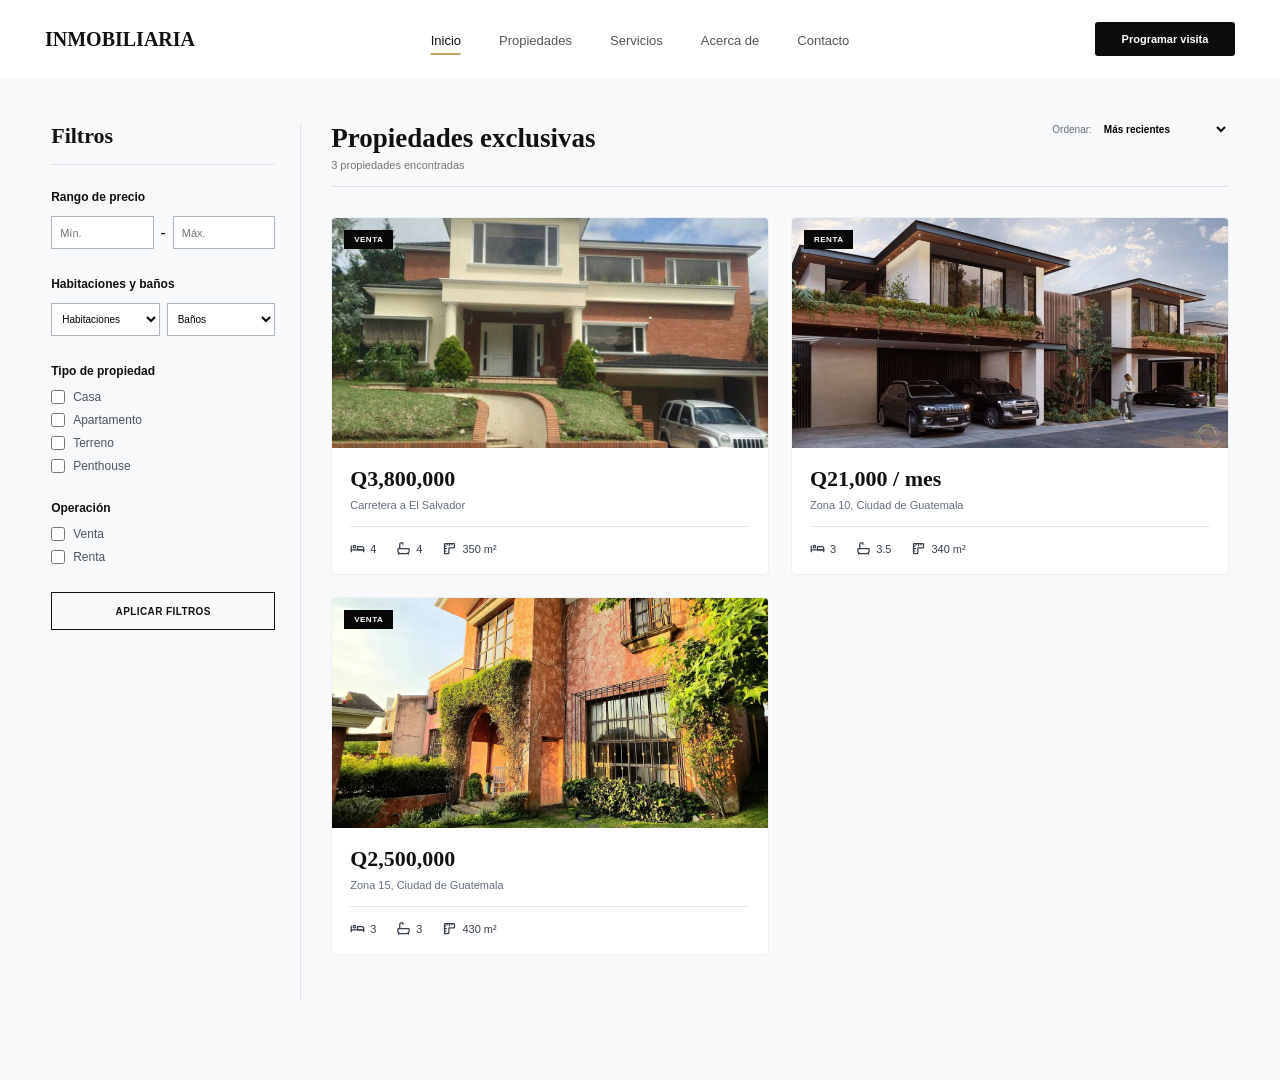
<file: prueba/propiedades.html>
<!DOCTYPE html>
<html lang="es">

<head>
    <meta charset="UTF-8">
    <meta name="viewport" content="width=device-width, initial-scale=1.0">

    <title>Propiedades</title>

    <link rel="stylesheet" href="style.css">
</head>

<body>


    <header>
    <h1>Inmobiliaria</h1>

    <nav>
        <a href="index.html">Inicio</a>
        <a href="propiedades.html">Propiedades</a>
        <a href="index.html#servicios">Servicios</a>
        <a href="index.html#acerca">Acerca de</a>
        <a href="index.html#contacto">Contacto</a>
    </nav>

    <div>
        <a href="index.html#contacto">Programar visita</a>
    </div>
</header>


    <main class="pagina-propiedades">

        <div class="catalogo-propiedades">

            <!-- =========================
                 FILTROS
            ========================== -->

            <aside class="filtros">

                <h2>Filtros</h2>

                <div class="filtro-grupo">
                    <h3>Rango de precio</h3>

                    <div class="precio-rango">

                        <input
                            type="number"
                            id="precioMin"
                            placeholder="Mín."
                        >

                        <span>-</span>

                        <input
                            type="number"
                            id="precioMax"
                            placeholder="Máx."
                        >

                    </div>
                </div>


                <div class="filtro-grupo">

                    <h3>Habitaciones y baños</h3>

                    <div class="beds-baths">

                        <select id="filtroHabitaciones">
                            <option value="">Habitaciones</option>
                            <option value="1">1+</option>
                            <option value="2">2+</option>
                            <option value="3">3+</option>
                            <option value="4">4+</option>
                            <option value="5">5+</option>
                        </select>


                        <select id="filtroBanos">
                            <option value="">Baños</option>
                            <option value="1">1+</option>
                            <option value="2">2+</option>
                            <option value="3">3+</option>
                            <option value="4">4+</option>
                        </select>

                    </div>

                </div>


                <div class="filtro-grupo">

                    <h3>Tipo de propiedad</h3>

                    <label>
                        <input
                            type="checkbox"
                            name="tipo"
                            value="casa"
                        >
                        Casa
                    </label>


                    <label>
                        <input
                            type="checkbox"
                            name="tipo"
                            value="apartamento"
                        >
                        Apartamento
                    </label>


                    <label>
                        <input
                            type="checkbox"
                            name="tipo"
                            value="terreno"
                        >
                        Terreno
                    </label>


                    <label>
                        <input
                            type="checkbox"
                            name="tipo"
                            value="penthouse"
                        >
                        Penthouse
                    </label>

                </div>


                <div class="filtro-grupo">

                    <h3>Operación</h3>

                    <label>
                        <input
                            type="checkbox"
                            name="operacion"
                            value="comprar"
                        >
                        Venta
                    </label>


                    <label>
                        <input
                            type="checkbox"
                            name="operacion"
                            value="rentar"
                        >
                        Renta
                    </label>

                </div>


                <button id="aplicarFiltros">
                    Aplicar filtros
                </button>

            </aside>


            <!-- =========================
                 PROPIEDADES
            ========================== -->

            <section class="listado-propiedades">

                <div class="listado-header">

                    <div>
                        <h1>Propiedades exclusivas</h1>

                        <p id="cantidadResultados"></p>
                    </div>


                    <div class="ordenar">

                        <label for="ordenPropiedades">
                            Ordenar:
                        </label>


                        <select id="ordenPropiedades">

                            <option value="recientes">
                                Más recientes
                            </option>

                            <option value="precio-menor">
                                Precio: menor a mayor
                            </option>

                            <option value="precio-mayor">
                                Precio: mayor a menor
                            </option>

                        </select>

                    </div>

                </div>


                <!-- JS INSERTARÁ AQUÍ LAS TARJETAS -->

                <div
                    class="propiedades-catalogo-grid"
                    id="contenedorPropiedades">
                </div>


                <!-- PAGINACIÓN -->

                <div
                    class="paginacion"
                    id="paginacion">
                </div>

            </section>

        </div>

    </main>


    <script src="script.js"></script>

</body>

</html>
</file>
<file: prueba/style.css>
/* ==============================
   CONFIGURACIÓN GENERAL
================================ */

* {
    margin: 0;
    padding: 0;
    box-sizing: border-box;
}

html {
    scroll-behavior: smooth;
}

body {
    font-family: Arial, Helvetica, sans-serif;
    background: #ffffff;
    color: #111;
}


/* ==============================
   HEADER
================================ */

header {
    width: 100%;
    height: 78px;

    display: flex;
    align-items: center;
    justify-content: space-between;

    padding: 0 45px;

    background: #ffffff;

    position: relative;
    z-index: 20;
}


/* Logo / nombre inmobiliaria */

header > h1 {
    font-family: Georgia, "Times New Roman", serif;
    font-size: 20px;
    font-weight: 600;
    text-transform: uppercase;

    white-space: nowrap;
}


/* Navegación */

header nav {
    display: flex;
    align-items: center;

    gap: 38px;

    position: absolute;
    left: 50%;
    transform: translateX(-50%);
}

header nav a {
    position: relative;

    color: #555;
    text-decoration: none;

    font-size: 13px;
    font-weight: 400;

    padding: 30px 0 27px;

    transition: color 0.25s ease;
}

header nav a:hover {
    color: #000;
}


/* Línea debajo de Inicio */

header nav a:first-child {
    color: #111;
}

header nav a:first-child::after {
    content: "";

    position: absolute;

    left: 0;
    bottom: 20px;

    width: 100%;
    height: 2px;

    background: #c6a15b;
}


/* Botón programar visita */

header > div > a {
    display: inline-flex;

    align-items: center;
    justify-content: center;

    min-width: 140px;
    height: 34px;

    padding: 0 20px;

    border-radius: 3px;

    background: #0c0c0c;
    color: #ffffff;

    text-decoration: none;

    font-size: 11px;
    font-weight: 600;

    transition:
        background 0.25s ease,
        transform 0.25s ease;
}

header > div > a:hover {
    background: #292929;
    transform: translateY(-1px);
}


/* ==============================
   HERO
================================ */

main {
    width: 100%;
}

.hero {
    position: relative;

    width: 100%;
    min-height: 620px;

    display: flex;
    flex-direction: column;
    align-items: center;
    justify-content: center;

    padding: 40px 20px 80px;

    overflow: hidden;

    isolation: isolate;
}


/* Imagen principal */

.hero > img {
    position: absolute;

    top: 0;
    left: 0;

    width: 100%;
    height: 100%;

    object-fit: cover;

    z-index: -3;
}


/* Oscurecimiento de la imagen */

.hero::before {
    content: "";

    position: absolute;
    inset: 0;

    background:
        linear-gradient(
            rgba(4, 25, 44, 0.47),
            rgba(1, 13, 25, 0.48)
        );

    z-index: -2;
}


/* ==============================
   TEXTO HERO
================================ */

.hero > h1 {
    color: #ffffff;

    font-family: Georgia, "Times New Roman", serif;

    font-size: clamp(34px, 4vw, 50px);
    line-height: 1.1;

    text-align: center;

    margin-bottom: 18px;

    text-shadow: 0 2px 4px rgba(0, 0, 0, 0.35);

    max-width: 850px;
}


.hero > p {
    color: #ffffff;

    font-size: 15px;
    line-height: 1.6;

    text-align: center;

    max-width: 570px;

    margin-bottom: 65px;

    text-shadow: 0 1px 3px rgba(0, 0, 0, 0.45);
}


/* ==============================
   BUSCADOR
================================ */

.buscador-propiedades {
    width: min(930px, 92%);

    min-height: 78px;

    display: flex;
    align-items: stretch;

    background: #ffffff;

    border-radius: 8px;

    padding: 8px;

    box-shadow:
        0 12px 35px rgba(0, 0, 0, 0.20);
}


/* Cada zona del buscador */

.campo-busqueda {
    position: relative;

    display: flex;
    flex-direction: column;
    justify-content: center;

    padding: 0 22px;

    min-width: 0;
}


/* Separadores */

.campo-busqueda:not(:last-of-type)::after {
    content: "";

    position: absolute;

    right: 0;
    top: 20%;

    width: 1px;
    height: 60%;

    background: #e5e5e5;
}


/* ==============================
   COMPRAR / RENTAR
================================ */

.operacion {
    width: 180px;

    flex-direction: row;

    align-items: center;

    gap: 4px;

    padding: 0 8px;
}


.opcion-operacion {
    position: relative;

    width: 50%;
    height: 52px;

    border: none;

    background: transparent;

    color: #777;

    text-transform: uppercase;

    font-size: 11px;
    font-weight: 600;

    cursor: pointer;

    transition: color 0.2s ease;
}


.opcion-operacion:hover {
    color: #000;
}


.opcion-operacion.activa {
    color: #000;
}


/* Línea debajo de opción activa */

.opcion-operacion.activa::after {
    content: "";

    position: absolute;

    bottom: 4px;

    left: 50%;
    transform: translateX(-50%);

    width: 38px;
    height: 2px;

    background: #111;
}


/* ==============================
   LABELS
================================ */

.campo-busqueda label {
    display: block;

    margin-bottom: 5px;

    color: #999;

    font-size: 10px;
    text-transform: uppercase;

    letter-spacing: 0.4px;
}


/* ==============================
   SELECTS
================================ */

.campo-busqueda select {
    width: 100%;

    min-width: 180px;

    height: 38px;

    border: none;
    outline: none;

    background: transparent;

    color: #555;

    font-size: 13px;

    cursor: pointer;

    padding-right: 25px;
}


/* Ubicación */

.campo-busqueda:nth-child(2) {
    flex: 1.3;
}


/* Tipo propiedad */

.campo-busqueda:nth-child(3) {
    flex: 1;
}


/* ==============================
   BOTÓN BUSCAR
================================ */

#BuscarPropiedades {
    align-self: center;

    /* Tamaño */
    width: 140px;
    height: 55px;

    /* Posición dentro del buscador */
    margin-left: 10px;
    margin-right: 0;

    /* Espacio interno */
    padding: 0 22px;

    /* Diseño */
    border: none;
    border-radius: 4px;

    background: #050505;
    color: #ffffff;

    /* Texto */
    font-size: 11px;
    font-weight: 700;
    text-transform: uppercase;

    /* Alinear texto + SVG */
    display: flex;
    align-items: center;
    justify-content: center;
    gap: 8px;

    cursor: pointer;

    transition:
        background 0.25s ease,
        transform 0.2s ease;
}


/* ==============================
   SVG DE LA LUPA
================================ */

#BuscarPropiedades svg {
    width: 17px;
    height: 17px;

    /* Pone la lupa ANTES del texto */
    order: -1;

    /* Evita que se deforme */
    flex-shrink: 0;

    /* El SVG usa currentColor,
       así que hereda el blanco del botón */
    color: #ffffff;
}


/* ==============================
   HOVER
================================ */

#BuscarPropiedades:hover {
    background: #222;
    transform: translateY(-1px);
}


/* ==============================
   FOOTER
================================ */

footer {
    min-height: 100px;
}


/* ==============================
   TABLET
================================ */

@media (max-width: 900px) {

    header {
        padding: 0 25px;
    }

    header nav {
        gap: 20px;
    }

    header nav a {
        font-size: 11px;
    }

    .buscador-propiedades {
        width: 95%;
    }

    .campo-busqueda {
        padding: 0 12px;
    }

    .campo-busqueda select {
        min-width: 130px;
    }
}


/* ==============================
   MÓVIL
================================ */

@media (max-width: 700px) {

    header {
        height: auto;

        padding: 18px 20px;

        flex-wrap: wrap;

        gap: 15px;
    }


    header nav {
        position: static;

        transform: none;

        order: 3;

        width: 100%;

        justify-content: center;

        flex-wrap: wrap;

        gap: 15px;
    }


    header nav a {
        padding: 5px;
    }


    header nav a:first-child::after {
        bottom: 0;
    }


    header > div > a {
        min-width: auto;
        padding: 0 14px;
    }


    .hero {
        min-height: 720px;

        justify-content: center;

        padding: 70px 20px;
    }


    .hero > h1 {
        font-size: 36px;
    }


    .hero > p {
        margin-bottom: 35px;
    }


    .buscador-propiedades {
        flex-direction: column;

        padding: 12px;

        gap: 5px;

        max-width: 450px;
    }


    .campo-busqueda {
        width: 100%;

        min-height: 65px;

        padding: 10px 14px;

        border-bottom: 1px solid #eeeeee;
    }


    .campo-busqueda::after {
        display: none;
    }


    .operacion {
        width: 100%;

        min-height: 55px;

        padding: 0;
    }


    .campo-busqueda select {
        width: 100%;

        min-width: 0;

        font-size: 16px;
    }


    #BuscarPropiedades {
        width: 100%;

        margin: 8px 0 0;

        height: 55px;
    }
}




/* ==============================
   PROPIEDADES DESTACADAS
================================ */

.propiedades-destacadas {
    width: 100%;

    padding: 65px 4% 70px;

    /* Fondo casi blanco como la referencia */
    background: #f8f9fa;

    color: #111;
}


/* ==============================
   ENCABEZADO
================================ */

.propiedades-header {
    width: 100%;
    max-width: 1200px;

    margin: 0 auto 32px;

    display: flex;
    align-items: flex-end;
    justify-content: space-between;

    gap: 20px;
}


/* TÍTULO */

.propiedades-header h2 {
    margin: 0 0 7px;

    font-family: Georgia, "Times New Roman", serif;

    font-size: 28px;
    line-height: 1;

    font-weight: 700;

    color: #0c0c0c;
}


/* SUBTÍTULO */

.propiedades-header p {
    margin: 0;

    font-family: Arial, Helvetica, sans-serif;

    font-size: 12px;
    line-height: 1.4;

    color: #59616b;
}


/* VER TODAS */

.ver-todas {
    margin-bottom: 1px;

    display: inline-flex;
    align-items: center;

    text-decoration: none;

    color: #8b6a18;

    font-family: Arial, Helvetica, sans-serif;

    font-size: 10px;
    font-weight: 600;

    text-transform: uppercase;

    letter-spacing: 0.4px;

    white-space: nowrap;
}

.ver-todas:hover {
    color: #111;
}


/* ==============================
   GRID
================================ */

.propiedades-grid {
    width: 100%;
    max-width: 1200px;

    margin: 0 auto;

    display: grid;

    grid-template-columns: repeat(3, 1fr);

    gap: 24px;
}


/* ==============================
   TARJETAS
================================ */

.propiedad-card {
    background: #ffffff;

    border: 1px solid #e8ebee;

    border-radius: 5px;

    overflow: hidden;

    transition:
        transform 0.25s ease,
        box-shadow 0.25s ease;
}


.propiedad-card:hover {
    transform: translateY(-4px);

    box-shadow:
        0 10px 25px rgba(0, 0, 0, 0.08);
}


/* ==============================
   IMAGEN
================================ */

.propiedad-imagen {
    position: relative;

    width: 100%;

    height: 235px;

    overflow: hidden;
}


.propiedad-imagen img {
    display: block;

    width: 100%;
    height: 100%;

    object-fit: cover;

    transition: transform 0.4s ease;
}


.propiedad-card:hover .propiedad-imagen img {
    transform: scale(1.035);
}


/* ==============================
   ETIQUETA
================================ */

.propiedad-imagen span {
    position: absolute;

    top: 12px;
    left: 12px;

    z-index: 2;

    padding: 5px 10px;

    border-radius: 1px;

    background: #050505;

    color: #ffffff;

    font-size: 8px;
    font-weight: 700;

    letter-spacing: 0.4px;

    text-transform: uppercase;
}


/* ==============================
   INFORMACIÓN DE TARJETA
================================ */

.propiedad-info {
    padding: 17px 18px 16px;
}


/* PRECIO */

.propiedad-info h3 {
    margin: 0 0 7px;

    font-family: Georgia, "Times New Roman", serif;

    font-size: 21px;

    line-height: 1.1;

    font-weight: 700;

    color: #111111;
}


/* UBICACIÓN */

.propiedad-ubicacion {
    margin: 0 0 14px;

    font-family: Arial, Helvetica, sans-serif;

    font-size: 11px;

    color: #536477;
}


/* ==============================
   DATOS INFERIORES
================================ */

.propiedad-datos {
    display: flex;
    align-items: center;
    gap: 12px;

    padding-top: 13px;
    border-top: 1px solid #e6e8eb;
}

.propiedad-datos span {
    display: flex;
    align-items: center;
    gap: 5px;

    font-family: Arial, Helvetica, sans-serif;
    font-size: 15px;
    color: #313b46;
}



.propiedad-info {
    text-align: center;
}

.propiedad-info h3 {
    text-align: center;
}

.propiedad-ubicacion {
    text-align: center;
}

.propiedad-datos {
    justify-content: center;
}


/* ==============================
   TABLET
================================ */

@media (max-width: 900px) {

    .propiedades-grid {
        grid-template-columns: repeat(2, 1fr);
    }

}


/* ==============================
   MÓVIL
================================ */

@media (max-width: 650px) {

    .propiedades-destacadas {
        padding: 45px 20px;
    }


    .propiedades-header {
        align-items: flex-start;
    }


    .propiedades-header h2 {
        font-size: 25px;
    }


    .propiedades-grid {
        grid-template-columns: 1fr;
    }


    .propiedad-imagen {
        height: 230px;
    }

}




/* ==============================
   SECCIÓN VENTAJAS
================================ */

.ventajas {
    width: 100%;

    padding: 75px 4% 85px;

    background: #111a2d;

    color: #ffffff;
}


/* ==============================
   ENCABEZADO
================================ */

.ventajas-encabezado {
    max-width: 650px;

    margin: 0 auto 45px;

    text-align: center;
}


.ventajas-encabezado h2 {
    margin: 0 0 14px;

    font-family: Georgia, "Times New Roman", serif;

    font-size: 29px;

    line-height: 1.2;

    font-weight: 700;

    color: #ffffff;
}


.ventajas-encabezado p {
    max-width: 520px;

    margin: 0 auto;

    font-family: Arial, Helvetica, sans-serif;

    font-size: 12px;

    line-height: 1.7;

    color: #70809d;
}


/* ==============================
   CONTENEDOR TARJETAS
================================ */

.ventajas-grid {
    width: 100%;
    max-width: 1200px;

    margin: 0 auto;

    display: grid;

    grid-template-columns: repeat(3, 1fr);

    gap: 30px;
}


/* ==============================
   TARJETA
================================ */

.ventaja-card {
    min-height: 245px;

    padding: 35px 30px;

    border: 1px solid #344057;

    border-radius: 5px;

    background: transparent;

    transition:
        transform 0.25s ease,
        border-color 0.25s ease,
        background 0.25s ease;
}


.ventaja-card:hover {
    transform: translateY(-4px);

    border-color: #9d7b31;

    background: rgba(255, 255, 255, 0.015);
}


/* ==============================
   ICONO
================================ */

.ventaja-icono {
    width: 32px;
    height: 32px;

    margin-bottom: 25px;

    display: flex;
    align-items: center;
    justify-content: flex-start;

    color: #d3a73c;
}


.ventaja-icono svg {
    width: 24px;
    height: 24px;

    stroke: currentColor;

    flex-shrink: 0;
}


/* ==============================
   TÍTULO TARJETA
================================ */

.ventaja-card h3 {
    margin: 0 0 12px;

    font-family: Georgia, "Times New Roman", serif;

    font-size: 20px;

    font-weight: 700;

    color: #ffffff;
}


/* ==============================
   TEXTO TARJETA
================================ */

.ventaja-card p {
    margin: 0;

    max-width: 290px;

    font-family: Arial, Helvetica, sans-serif;

    font-size: 12px;

    line-height: 1.7;

    color: #72809a;
}


/* ==============================
   TABLET
================================ */

@media (max-width: 900px) {

    .ventajas-grid {
        grid-template-columns: repeat(2, 1fr);
    }

}


/* ==============================
   MÓVIL
================================ */

@media (max-width: 650px) {

    .ventajas {
        padding: 55px 20px 65px;
    }


    .ventajas-encabezado {
        margin-bottom: 35px;
    }


    .ventajas-encabezado h2 {
        font-size: 26px;
    }


    .ventajas-grid {
        grid-template-columns: 1fr;

        gap: 18px;
    }


    .ventaja-card {
        min-height: auto;

        padding: 30px 25px;
    }

}





/* ==============================
   PÁGINA PROPIEDADES
================================ */

.pagina-propiedades {
    background: #f8f9fa;

    min-height: 100vh;

    padding: 45px 4% 80px;
}


.catalogo-propiedades {
    width: 100%;

    max-width: 1250px;

    margin: 0 auto;

    display: grid;

    grid-template-columns: 250px 1fr;

    gap: 30px;
}


/* ==============================
   FILTROS
================================ */

.filtros {
    padding-right: 25px;

    border-right: 1px solid #e1e4e8;
}


.filtros h2 {
    font-family: Georgia, "Times New Roman", serif;

    font-size: 22px;

    margin-bottom: 25px;

    padding-bottom: 15px;

    border-bottom: 1px solid #dfe2e6;

    color: #111;
}


.filtro-grupo {
    margin-bottom: 28px;
}


.filtro-grupo h3 {
    margin-bottom: 12px;

    font-family: Arial, Helvetica, sans-serif;

    font-size: 12px;
    font-weight: 700;

    color: #111;
}


/* CHECKBOX */

.filtro-grupo label {
    display: flex;

    align-items: center;

    gap: 8px;

    margin-bottom: 9px;

    font-family: Arial, Helvetica, sans-serif;

    font-size: 12px;

    color: #4d5560;

    cursor: pointer;
}


.filtro-grupo input[type="checkbox"] {
    width: 14px;
    height: 14px;
}


/* ==============================
   PRECIO
================================ */

.precio-rango {
    display: flex;

    align-items: center;

    gap: 7px;
}


.precio-rango input {
    width: 100%;

    min-width: 0;

    height: 33px;

    padding: 0 8px;

    border: 1px solid #aeb4bd;

    background: #fff;

    outline: none;

    font-size: 11px;
}


/* ==============================
   HABITACIONES / BAÑOS
================================ */

.beds-baths {
    display: grid;

    grid-template-columns: 1fr 1fr;

    gap: 7px;
}


.beds-baths select {
    width: 100%;

    height: 33px;

    border: 1px solid #aeb4bd;

    background: #fff;

    padding: 0 6px;

    font-size: 10px;

    outline: none;
}


/* ==============================
   BOTÓN FILTROS
================================ */

#aplicarFiltros {
    width: 100%;

    height: 38px;

    border: 1px solid #111;

    background: transparent;

    color: #111;

    font-size: 10px;

    font-weight: 700;

    text-transform: uppercase;

    letter-spacing: .4px;

    cursor: pointer;

    transition: 0.2s ease;
}


#aplicarFiltros:hover {
    background: #111;

    color: #fff;
}


/* ==============================
   LISTADO
================================ */

.listado-propiedades {
    min-width: 0;
}


.listado-header {
    display: flex;

    align-items: flex-start;

    justify-content: space-between;

    gap: 20px;

    margin-bottom: 30px;

    padding-bottom: 15px;

    border-bottom: 1px solid #dfe2e6;
}


.listado-header h1 {
    margin: 0 0 5px;

    font-family: Georgia, "Times New Roman", serif;

    font-size: 27px;

    color: #111;
}


#cantidadResultados {
    margin: 0;

    font-size: 11px;

    color: #777;
}


/* ==============================
   ORDEN
================================ */

.ordenar {
    display: flex;

    align-items: center;

    gap: 8px;
}


.ordenar label {
    font-size: 10px;

    color: #68707b;
}


.ordenar select {
    border: none;

    background: transparent;

    outline: none;

    font-size: 10px;

    font-weight: 600;

    cursor: pointer;
}


/* ==============================
   GRID
================================ */

.propiedades-catalogo-grid {
    display: grid;

    grid-template-columns: repeat(2, minmax(0, 1fr));

    gap: 22px;
}


/* ==============================
   TARJETA
================================ */

.catalogo-card {
    background: #ffffff;

    border: 1px solid #edf0f2;

    border-radius: 5px;

    overflow: hidden;

    transition:
        transform .25s ease,
        box-shadow .25s ease;
}


.catalogo-card:hover {
    transform: translateY(-3px);

    box-shadow:
        0 10px 25px rgba(0, 0, 0, .07);
}


/* IMAGEN */

.catalogo-imagen {
    position: relative;

    width: 100%;

    height: 230px;

    overflow: hidden;
}


.catalogo-imagen img {
    width: 100%;
    height: 100%;

    object-fit: cover;

    display: block;

    transition: transform .35s ease;
}


.catalogo-card:hover .catalogo-imagen img {
    transform: scale(1.03);
}


/* VENTA / RENTA */

.catalogo-etiqueta {
    position: absolute;

    top: 12px;
    left: 12px;

    z-index: 2;

    padding: 5px 10px;

    background: #080808;

    color: #fff;

    font-size: 8px;

    font-weight: 700;

    text-transform: uppercase;

    letter-spacing: .5px;
}


/* ==============================
   INFO
================================ */

.catalogo-info {
    padding: 18px;
}


.catalogo-info h3 {
    margin: 0 0 7px;

    font-family: Georgia, "Times New Roman", serif;

    font-size: 22px;

    color: #111;
}


.catalogo-ubicacion {
    margin: 0 0 15px;

    font-size: 11px;

    color: #657080;
}


/* ==============================
   DATOS INFERIORES
================================ */

.catalogo-datos {
    display: flex;

    align-items: center;

    gap: 20px;

    padding-top: 14px;

    border-top: 1px solid #e6e8eb;
}


.catalogo-datos span {
    display: flex;

    align-items: center;

    gap: 5px;

    font-size: 11px;

    color: #37404b;
}


.catalogo-datos svg {
    width: 15px;
    height: 15px;
}


/* ==============================
   PAGINACIÓN
================================ */

.paginacion {
    margin-top: 45px;

    display: flex;

    justify-content: center;

    align-items: center;

    gap: 7px;
}


.paginacion button {
    min-width: 36px;

    height: 36px;

    padding: 0 10px;

    border: 1px solid #d9dde2;

    background: #ffffff;

    color: #111;

    font-size: 12px;

    cursor: pointer;

    transition: .2s ease;
}


.paginacion button:hover {
    background: #111;

    color: #ffffff;

    border-color: #111;
}


.paginacion button.activa {
    background: #111;

    color: #ffffff;

    border-color: #111;
}


.paginacion button:disabled {
    opacity: .35;

    cursor: default;
}


/* ==============================
   TABLET
================================ */

@media (max-width: 900px) {

    .catalogo-propiedades {
        grid-template-columns: 200px 1fr;
    }

}


/* ==============================
   MÓVIL
================================ */

@media (max-width: 700px) {

    .pagina-propiedades {
        padding: 30px 20px 60px;
    }


    .catalogo-propiedades {
        grid-template-columns: 1fr;
    }


    .filtros {
        padding-right: 0;

        border-right: none;

        border-bottom: 1px solid #ddd;

        padding-bottom: 30px;
    }


    .propiedades-catalogo-grid {
        grid-template-columns: 1fr;
    }


    .listado-header {
        flex-direction: column;
    }

}






/* ===================================
   DETALLE DE PROPIEDAD
=================================== */

.detalle-propiedad {
    width: 100%;
    max-width: 1250px;

    margin: 0 auto;

    padding: 35px 30px 80px;
}


/* ===================================
   GALERÍA
=================================== */

.galeria-propiedad {
    width: 100%;

    display: grid;

    grid-template-columns: 1.05fr 1fr;

    gap: 8px;

    margin-bottom: 38px;
}


/* FOTO GRANDE */

.galeria-principal {
    position: relative;

    height: 520px;

    overflow: hidden;

    border-radius: 6px 0 0 6px;
}


.galeria-principal img {
    width: 100%;
    height: 100%;

    object-fit: cover;

    display: block;
}


/* VENTA */

.detalle-etiqueta {
    position: absolute;

    top: 18px;
    left: 18px;

    z-index: 2;

    background: #9e7b24;

    color: #ffffff;

    padding: 6px 12px;

    font-size: 9px;

    font-weight: bold;

    letter-spacing: .5px;
}


/* DERECHA */

.galeria-secundaria {
    display: grid;

    grid-template-columns: 1fr 1fr;

    grid-template-rows: 1fr 1fr;

    gap: 8px;

    height: 520px;
}


.galeria-secundaria > img {
    width: 100%;
    height: 100%;

    object-fit: cover;
}


.galeria-final {
    grid-column: 1 / 3;

    position: relative;

    overflow: hidden;

    border-radius: 0 0 6px 0;
}


.galeria-final img {
    width: 100%;
    height: 100%;

    object-fit: cover;
}


/* BOTÓN FOTOS */

#verFotos {
    position: absolute;

    right: 20px;
    bottom: 20px;

    padding: 11px 18px;

    border: none;

    border-radius: 5px;

    background: #ffffff;

    color: #111;

    font-size: 11px;

    font-weight: 600;

    cursor: pointer;
}



/* ===================================
   COLUMNAS
=================================== */

.detalle-layout {
    display: grid;

    grid-template-columns: minmax(0, 1fr) 330px;

    gap: 40px;

    align-items: start;
}



/* ===================================
   ENCABEZADO
=================================== */

.detalle-encabezado {
    display: flex;

    justify-content: space-between;

    align-items: flex-end;

    gap: 30px;

    padding-bottom: 22px;

    border-bottom: 1px solid #e1e4e8;
}


.detalle-encabezado h1 {
    margin: 0 0 7px;

    font-family: Georgia, "Times New Roman", serif;

    font-size: 35px;

    color: #111;
}


.detalle-encabezado p {
    margin: 0;

    font-size: 12px;

    color: #637080;
}


.detalle-precio {
    text-align: right;

    white-space: nowrap;
}


.detalle-precio h2 {
    margin: 0;

    font-family: Georgia, "Times New Roman", serif;

    font-size: 27px;

    color: #111;
}


.detalle-precio span {
    display: block;

    margin-top: 4px;

    font-size: 9px;

    letter-spacing: 1px;

    color: #777;
}



/* ===================================
   DATOS
=================================== */

.detalle-datos {
    display: grid;

    grid-template-columns: repeat(4, 1fr);

    gap: 25px;

    padding: 25px 0;

    border-bottom: 1px solid #e1e4e8;
}


.detalle-datos div {
    display: flex;

    flex-direction: column;

    gap: 4px;
}


.detalle-datos strong {
    font-family: Georgia, "Times New Roman", serif;

    font-size: 17px;

    color: #111;
}


.detalle-datos span {
    font-size: 10px;

    color: #77808c;
}



/* ===================================
   SECCIONES
=================================== */

.detalle-seccion {
    padding-top: 35px;
}


.detalle-seccion h2 {
    margin-bottom: 15px;

    font-family: Georgia, "Times New Roman", serif;

    font-size: 21px;

    color: #111;
}


.detalle-seccion p {
    margin-bottom: 12px;

    max-width: 760px;

    font-size: 13px;

    line-height: 1.8;

    color: #566171;
}



/* ===================================
   CARACTERÍSTICAS
=================================== */

.caracteristicas-grid {
    display: grid;

    grid-template-columns: repeat(2, 1fr);

    gap: 15px 35px;
}


.caracteristicas-grid span {
    font-size: 12px;

    color: #536071;
}



/* ===================================
   MAPA
=================================== */

.mapa-propiedad {
    width: 100%;

    min-height: 280px;

    display: flex;

    flex-direction: column;

    align-items: center;

    justify-content: center;

    gap: 8px;

    border: 1px solid #dde1e5;

    border-radius: 5px;

    background: #f2f4f5;

    color: #687482;
}


.mapa-propiedad p {
    margin: 0;

    font-weight: 600;

    color: #333;
}


.mapa-propiedad span {
    font-size: 11px;
}



/* ===================================
   FORMULARIO
=================================== */

.contacto-propiedad {
    position: sticky;

    top: 25px;

    padding: 25px;

    border: 1px solid #dde1e5;

    border-radius: 7px;

    background: #ffffff;

    box-shadow:
        0 8px 25px rgba(0,0,0,.04);
}


.contacto-propiedad h2 {
    margin: 0 0 8px;

    font-family: Georgia, "Times New Roman", serif;

    font-size: 20px;

    color: #111;
}


.contacto-propiedad > p {
    margin: 0 0 22px;

    font-size: 11px;

    line-height: 1.6;

    color: #707985;
}


.contacto-propiedad form {
    display: flex;

    flex-direction: column;
}


.contacto-propiedad label {
    margin-bottom: 5px;

    font-size: 9px;

    font-weight: 700;

    text-transform: uppercase;

    color: #525b68;
}


.contacto-propiedad input,
.contacto-propiedad textarea {
    width: 100%;

    margin-bottom: 14px;

    padding: 10px;

    border: 1px solid #d9dde2;

    outline: none;

    font-family: Arial, Helvetica, sans-serif;

    font-size: 12px;

    resize: vertical;
}


.contacto-propiedad input:focus,
.contacto-propiedad textarea:focus {
    border-color: #111;
}


.contacto-propiedad form button {
    height: 42px;

    border: none;

    border-radius: 3px;

    background: #080808;

    color: #ffffff;

    font-size: 10px;

    font-weight: 700;

    text-transform: uppercase;

    cursor: pointer;
}



/* ===================================
   ASESOR
=================================== */

.asesor-propiedad {
    display: flex;

    align-items: center;

    gap: 12px;

    margin-top: 22px;

    padding-top: 20px;

    border-top: 1px solid #e5e7ea;
}


.asesor-avatar {
    width: 40px;
    height: 40px;

    display: flex;

    align-items: center;
    justify-content: center;

    border-radius: 50%;

    background: #111;

    color: #fff;
}


.asesor-propiedad strong,
.asesor-propiedad span {
    display: block;
}


.asesor-propiedad strong {
    font-family: Georgia, "Times New Roman", serif;

    font-size: 12px;
}


.asesor-propiedad span {
    margin-top: 3px;

    font-size: 9px;

    color: #777;
}



/* ===================================
   TABLET
=================================== */

@media (max-width: 900px) {

    .detalle-layout {
        grid-template-columns: 1fr;
    }


    .contacto-propiedad {
        position: static;
    }

}



/* ===================================
   MÓVIL
=================================== */

@media (max-width: 650px) {

    .detalle-propiedad {
        padding: 20px 15px 60px;
    }


    .galeria-propiedad {
        grid-template-columns: 1fr;
    }


    .galeria-principal {
        height: 330px;

        border-radius: 5px;
    }


    .galeria-secundaria {
        height: auto;

        grid-template-columns: 1fr 1fr;

        grid-template-rows: 150px 190px;
    }


    .detalle-encabezado {
        flex-direction: column;

        align-items: flex-start;
    }


    .detalle-precio {
        text-align: left;
    }


    .detalle-datos {
        grid-template-columns: repeat(2, 1fr);
    }


    .caracteristicas-grid {
        grid-template-columns: 1fr;
    }

}



.catalogo-card {
    cursor: pointer;
}





/* =========================================
   INTRO - ANIMACIÓN DE LA CASA
========================================= */

.house-animation {
    height: 400vh;
    position: relative;
    background: #000;
}

#houseCanvas {
    position: sticky;
    top: 0;
    left: 0;

    width: 100%;
    height: 100vh;

    display: block;
}


/* =========================================
   CONTENIDO DE LA PÁGINA
========================================= */

header,
main,
footer {
    position: relative;
    z-index: 2;
}


#chatbot {
    position: fixed;
    right: 25px;
    bottom: 25px;
    z-index: 9999;
}


/* ==========================================
   BOTÓN FLOTANTE DEL CHAT
========================================== */

.chat-button {
    position: fixed;
    right: 25px;
    bottom: 25px;

    width: 60px;
    height: 60px;

    border: none;
    border-radius: 50%;

    background: #1f2937;
    color: white;

    display: flex;
    align-items: center;
    justify-content: center;

    font-size: 26px;

    cursor: pointer;

    box-shadow: 0 8px 25px rgba(0, 0, 0, 0.2);

    z-index: 9999;

    transition: transform 0.2s ease,
                box-shadow 0.2s ease;
}

.chat-button:hover {
    transform: scale(1.08);

    box-shadow: 0 10px 30px rgba(0, 0, 0, 0.3);
}


/* ==========================================
   VENTANA DEL CHAT
========================================== */

.chat-container {
    position: fixed;

    right: 25px;
    bottom: 95px;

    width: 350px;
    height: 480px;

    background: white;

    border-radius: 18px;

    box-shadow: 0 15px 45px rgba(0, 0, 0, 0.2);

    overflow: hidden;

    z-index: 9998;

    display: none;

    flex-direction: column;
}


/* Cuando el chat está abierto */

.chat-container.active {
    display: flex;
}


/* ==========================================
   HEADER
========================================== */

.chat-header {
    padding: 18px;

    background: #1f2937;
    color: white;

    display: flex;
    align-items: center;
    justify-content: space-between;
}

.chat-header h3 {
    margin: 0;

    font-size: 16px;
}

.chat-close {
    border: none;

    background: transparent;

    color: white;

    font-size: 20px;

    cursor: pointer;
}


/* ==========================================
   MENSAJES
========================================== */

.chat-messages {
    flex: 1;

    padding: 18px;

    overflow-y: auto;

    background: #f8f8f8;
}

.chat-message {
    max-width: 80%;

    padding: 10px 14px;

    margin-bottom: 10px;

    border-radius: 12px;

    font-size: 14px;
}

.chat-message.bot {
    background: white;
    color: #333;
}

.chat-message.user {
    margin-left: auto;

    background: #1f2937;
    color: white;
}


/* ==========================================
   INPUT
========================================== */

.chat-input-container {
    display: flex;

    padding: 12px;

    border-top: 1px solid #ddd;

    background: white;
}

.chat-input {
    flex: 1;

    border: 1px solid #ddd;

    border-radius: 20px;

    padding: 10px 14px;

    outline: none;
}

.chat-send {
    margin-left: 8px;

    width: 40px;
    height: 40px;

    border: none;

    border-radius: 50%;

    background: #1f2937;

    color: white;

    cursor: pointer;
}


/* ==========================================
   MÓVIL
========================================== */

@media (max-width: 600px) {

    .chat-container {
        right: 15px;
        bottom: 85px;

        width: calc(100% - 30px);

        height: 70vh;
    }

    .chat-button {
        right: 18px;
        bottom: 18px;
    }
}
</file>
